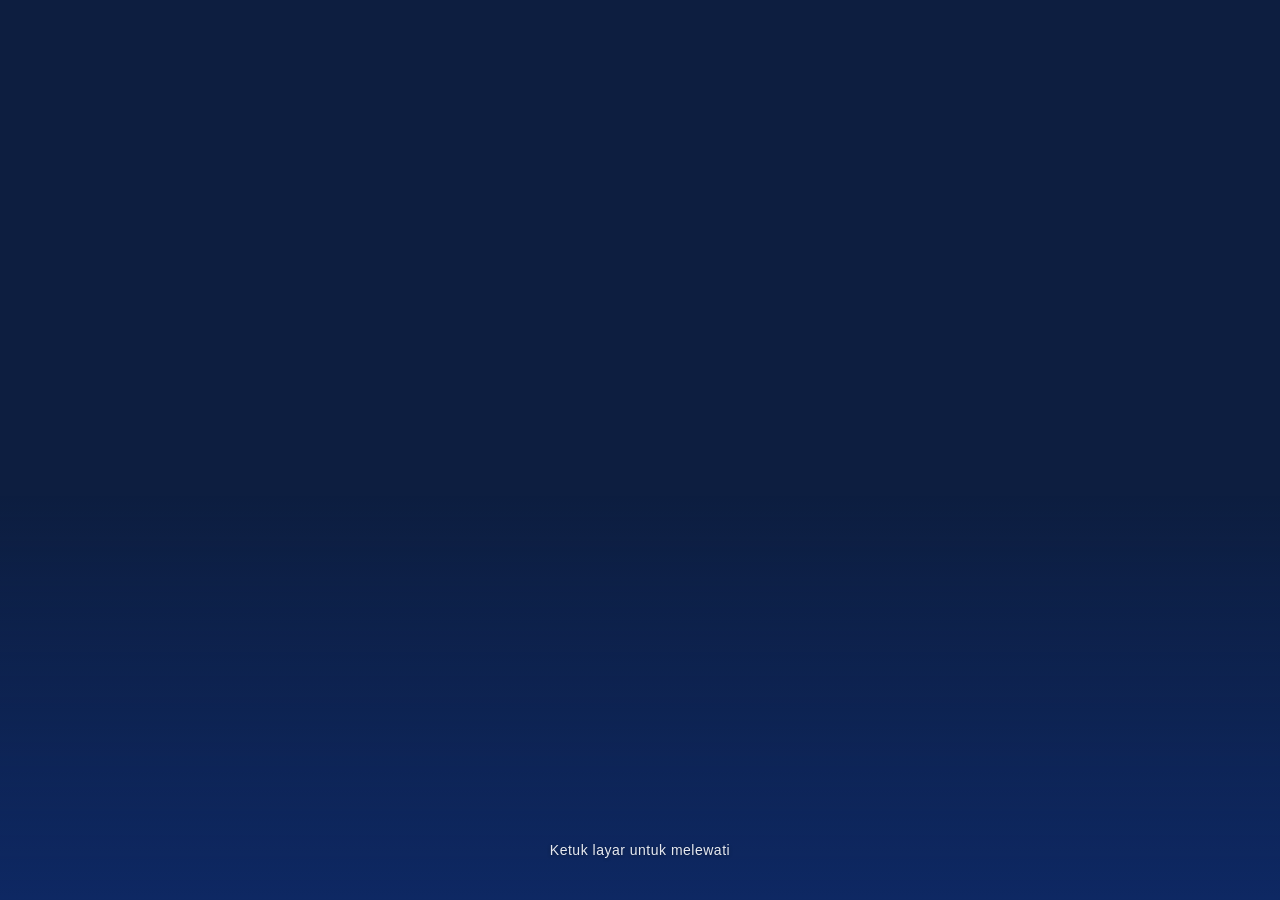
<file: index.html>
<!DOCTYPE html>
<html lang="id">
<head>
<meta charset="UTF-8">
<meta name="viewport" content="width=device-width, initial-scale=1.0">
<title>Sistem Produksi syakirFamilia</title>
<!-- Fallback kalau JavaScript nonaktif (sangat jarang terjadi): tetap lanjut ke login setelah beberapa detik -->
<meta http-equiv="refresh" content="5; url=login.html">
<style>
  html, body {
    margin: 0; height: 100%; width: 100%;
    background: #0d1e40;
    font-family: 'Inter', sans-serif;
    overflow: hidden;
  }
  .splash-video {
    position: fixed; inset: 0;
    width: 100%; height: 100%;
    object-fit: cover;
  }
  .splash-overlay {
    position: fixed; inset: 0;
    background: linear-gradient(180deg, rgba(15,47,122,0) 55%, rgba(15,47,122,0.6) 100%);
    pointer-events: none;
  }
  /* HP (layar tegak): video aslinya landscape 16:9 dengan logo di tengah, jadi kalau dipaksa
     'cover' sisi kiri-kanan logo terpotong. Di sini video dilebarkan dari tengah supaya
     seluruh logo tampil utuh, dan latarnya putih sama seperti latar video. */
  @media (orientation: portrait) {
    html, body { background: #ffffff; }
    .splash-video {
      inset: auto; top: 50%; left: 50%;
      width: 170vw; height: auto;
      transform: translate(-50%, -50%);
      object-fit: contain;
    }
  }
  .msg {
    position: fixed; left: 0; right: 0; bottom: 28px;
    text-align: center;
    color: #fff; font-size: 14px; opacity: .9;
    letter-spacing: .5px;
    text-shadow: 0 1px 4px rgba(0,0,0,.4);
  }
</style>
</head>
<body>
  <video class="splash-video" src="Loading_logo.mp4" autoplay muted playsinline></video>
  <div class="splash-overlay"></div>
  <p class="msg">Ketuk layar untuk melewati</p>

  <script>
    var video = document.querySelector('.splash-video');
    var sudahPindah = false;

    function pindahKeLogin() {
      if (sudahPindah) return;
      sudahPindah = true;
      try { sessionStorage.setItem('splashSeen', '1'); } catch (e) {}
      window.location.replace('login.html');
    }

    // Lanjut ke halaman login begitu video selesai diputar...
    video.addEventListener('ended', pindahKeLogin);

    // ...atau paling lambat setelah 4.5 detik, jaga-jaga kalau video gagal
    // dimuat/diputar (koneksi lambat, browser memblokir autoplay, dll).
    setTimeout(pindahKeLogin, 4500);

    // Ketuk layar = lewati. Splash juga dilewati kalau sudah tampil di sesi ini,
    // atau kalau pengguna sudah login (login.js akan langsung mengarahkan ke halaman yang sesuai).
    document.addEventListener('click', pindahKeLogin);
    try {
      if (sessionStorage.getItem('splashSeen') || localStorage.getItem('role')) pindahKeLogin();
    } catch (e) {}
  </script>
</body>
</html>
</file>
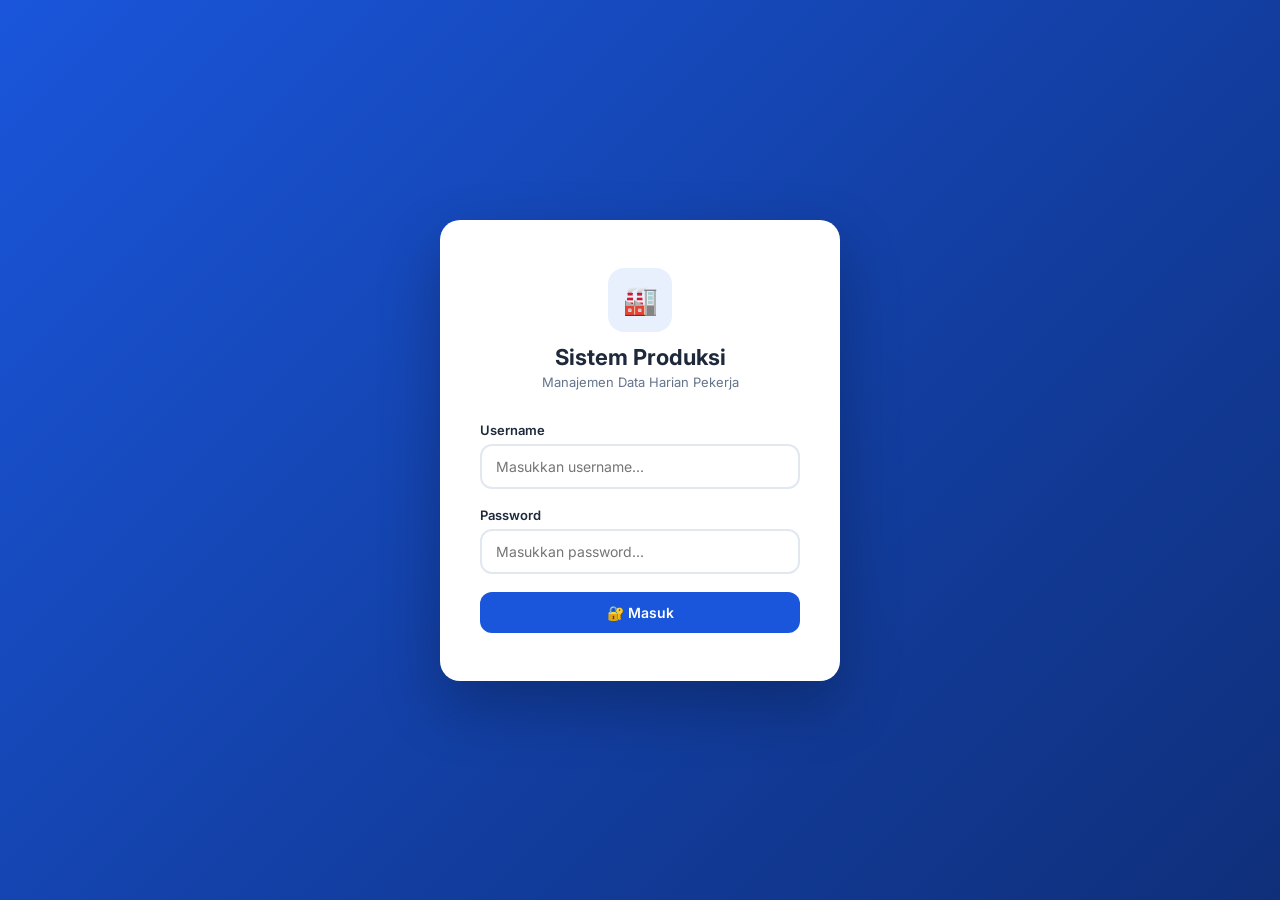
<file: produksi-app.html>
<!DOCTYPE html>
<html lang="id">
<head>
<meta charset="UTF-8">
<meta name="viewport" content="width=device-width, initial-scale=1.0">
<title>Sistem Produksi Harian</title>
<style>
  @import url('https://fonts.googleapis.com/css2?family=Inter:wght@300;400;500;600;700&display=swap');

  :root {
    --brand:       #1a56db;
    --brand-dark:  #1341a8;
    --brand-light: #e8f0fe;
    --accent:      #f59e0b;
    --success:     #10b981;
    --danger:      #ef4444;
    --bg:          #f0f4f8;
    --card:        #ffffff;
    --border:      #e2e8f0;
    --text:        #1e293b;
    --muted:       #64748b;
    --radius:      12px;
  }

  * { box-sizing: border-box; margin: 0; padding: 0; }

  body {
    font-family: 'Inter', sans-serif;
    background: var(--bg);
    color: var(--text);
    min-height: 100vh;
  }

  /* ── PAGES ── */
  .page { display: none; }
  .page.active { display: block; }

  /* ── LOGIN ── */
  #page-login {
    min-height: 100vh;
    display: flex;
    align-items: center;
    justify-content: center;
    background: linear-gradient(135deg, #1a56db 0%, #1341a8 50%, #0f2f7a 100%);
  }
  #page-login.active { display: flex; }

  .login-card {
    background: white;
    border-radius: 20px;
    padding: 48px 40px;
    width: 100%;
    max-width: 400px;
    box-shadow: 0 25px 60px rgba(0,0,0,0.25);
  }
  .login-logo {
    text-align: center;
    margin-bottom: 32px;
  }
  .login-logo .icon {
    width: 64px; height: 64px;
    background: var(--brand-light);
    border-radius: 16px;
    display: inline-flex;
    align-items: center;
    justify-content: center;
    font-size: 28px;
    margin-bottom: 12px;
  }
  .login-logo h1 { font-size: 22px; font-weight: 700; color: var(--text); }
  .login-logo p  { font-size: 13px; color: var(--muted); margin-top: 4px; }

  .form-group { margin-bottom: 18px; }
  .form-group label {
    display: block;
    font-size: 13px;
    font-weight: 600;
    color: var(--text);
    margin-bottom: 6px;
  }
  .form-group input, .form-group select {
    width: 100%;
    padding: 12px 14px;
    border: 2px solid var(--border);
    border-radius: var(--radius);
    font-size: 14px;
    font-family: inherit;
    transition: border-color .2s;
    color: var(--text);
    background: white;
  }
  .form-group input:focus, .form-group select:focus {
    outline: none;
    border-color: var(--brand);
  }

  .btn {
    display: inline-flex;
    align-items: center;
    justify-content: center;
    gap: 8px;
    padding: 12px 20px;
    border: none;
    border-radius: var(--radius);
    font-size: 14px;
    font-weight: 600;
    font-family: inherit;
    cursor: pointer;
    transition: all .2s;
  }
  .btn-primary {
    background: var(--brand);
    color: white;
    width: 100%;
  }
  .btn-primary:hover { background: var(--brand-dark); transform: translateY(-1px); }
  .btn-success { background: var(--success); color: white; }
  .btn-success:hover { filter: brightness(1.1); }
  .btn-danger  { background: var(--danger); color: white; }
  .btn-danger:hover  { filter: brightness(1.1); }
  .btn-outline {
    background: transparent;
    border: 2px solid var(--border);
    color: var(--muted);
  }
  .btn-outline:hover { border-color: var(--brand); color: var(--brand); }
  .btn-accent { background: var(--accent); color: white; }
  .btn-accent:hover { filter: brightness(1.1); }

  .login-err {
    background: #fef2f2;
    border: 1px solid #fecaca;
    color: var(--danger);
    border-radius: 8px;
    padding: 10px 14px;
    font-size: 13px;
    margin-bottom: 16px;
    display: none;
  }

  /* ── TOPBAR ── */
  .topbar {
    background: var(--brand);
    color: white;
    padding: 0 24px;
    height: 56px;
    display: flex;
    align-items: center;
    justify-content: space-between;
    position: sticky;
    top: 0;
    z-index: 100;
    box-shadow: 0 2px 8px rgba(0,0,0,0.15);
  }
  .topbar-left { display: flex; align-items: center; gap: 12px; }
  .topbar-left h2 { font-size: 16px; font-weight: 600; }
  .topbar-badge {
    background: rgba(255,255,255,0.2);
    padding: 3px 10px;
    border-radius: 20px;
    font-size: 11px;
    font-weight: 600;
    text-transform: uppercase;
    letter-spacing: .5px;
  }
  .topbar-right { display: flex; align-items: center; gap: 10px; }
  .topbar-date { font-size: 12px; opacity: .75; }
  .btn-logout {
    background: rgba(255,255,255,0.15);
    border: 1px solid rgba(255,255,255,0.3);
    color: white;
    padding: 6px 14px;
    border-radius: 8px;
    font-size: 12px;
    font-weight: 600;
    cursor: pointer;
    transition: background .2s;
  }
  .btn-logout:hover { background: rgba(255,255,255,0.25); }

  /* ── PRODUKSI PAGE ── */
  .main-wrap {
    max-width: 700px;
    margin: 0 auto;
    padding: 24px 16px;
  }

  .card {
    background: var(--card);
    border-radius: var(--radius);
    padding: 24px;
    box-shadow: 0 1px 4px rgba(0,0,0,0.06);
    border: 1px solid var(--border);
    margin-bottom: 20px;
  }
  .card-title {
    font-size: 15px;
    font-weight: 700;
    color: var(--text);
    margin-bottom: 18px;
    display: flex;
    align-items: center;
    gap: 8px;
  }
  .card-title .dot {
    width: 8px; height: 8px;
    border-radius: 50%;
    background: var(--brand);
  }

  .form-row { display: grid; grid-template-columns: 1fr 1fr; gap: 14px; }
  @media(max-width:500px){ .form-row { grid-template-columns: 1fr; } }

  .form-group select option { color: var(--text); }

  /* ── SUMMARY STRIP ── */
  .summary-strip {
    display: grid;
    grid-template-columns: repeat(3, 1fr);
    gap: 12px;
    margin-bottom: 20px;
  }
  .strip-box {
    background: var(--card);
    border-radius: var(--radius);
    padding: 16px;
    text-align: center;
    border: 1px solid var(--border);
  }
  .strip-box .num {
    font-size: 24px;
    font-weight: 700;
    color: var(--brand);
  }
  .strip-box .lbl {
    font-size: 11px;
    color: var(--muted);
    margin-top: 2px;
  }

  /* ── TABLE ── */
  .table-wrap { overflow-x: auto; }
  table {
    width: 100%;
    border-collapse: collapse;
    font-size: 13px;
  }
  thead th {
    background: var(--brand-light);
    color: var(--brand);
    font-weight: 700;
    padding: 10px 12px;
    text-align: left;
    font-size: 12px;
    text-transform: uppercase;
    letter-spacing: .4px;
  }
  tbody tr { border-bottom: 1px solid var(--border); }
  tbody tr:hover { background: #f8faff; }
  tbody td { padding: 10px 12px; }

  .badge {
    display: inline-block;
    padding: 2px 10px;
    border-radius: 20px;
    font-size: 11px;
    font-weight: 600;
  }
  .badge-color {
    background: var(--brand-light);
    color: var(--brand);
  }
  .badge-qty {
    background: #ecfdf5;
    color: var(--success);
  }

  .empty-state {
    text-align: center;
    padding: 40px 20px;
    color: var(--muted);
  }
  .empty-state .icon { font-size: 40px; margin-bottom: 10px; }
  .empty-state p { font-size: 14px; }

  /* ── ADMIN PAGE ── */
  .admin-wrap {
    max-width: 1000px;
    margin: 0 auto;
    padding: 24px 16px;
  }

  .filter-row {
    display: flex;
    gap: 10px;
    flex-wrap: wrap;
    margin-bottom: 16px;
    align-items: flex-end;
  }
  .filter-row .form-group { margin-bottom: 0; flex: 1; min-width: 140px; }

  .export-row {
    display: flex;
    gap: 10px;
    margin-bottom: 20px;
    flex-wrap: wrap;
  }

  .admin-stats {
    display: grid;
    grid-template-columns: repeat(4, 1fr);
    gap: 12px;
    margin-bottom: 20px;
  }
  @media(max-width:600px){ .admin-stats { grid-template-columns: repeat(2,1fr); } }
  .stat-card {
    background: var(--card);
    border-radius: var(--radius);
    padding: 16px;
    border: 1px solid var(--border);
  }
  .stat-card .s-num {
    font-size: 26px;
    font-weight: 700;
    color: var(--brand);
  }
  .stat-card .s-lbl {
    font-size: 12px;
    color: var(--muted);
    margin-top: 2px;
  }

  .action-btn {
    background: none;
    border: none;
    cursor: pointer;
    padding: 4px 8px;
    border-radius: 6px;
    font-size: 14px;
    transition: background .15s;
  }
  .action-btn:hover { background: #fee2e2; }

  /* ── PREVIEW LIST ── */
  .preview-list {
    margin-top: 16px;
    display: flex;
    flex-direction: column;
    gap: 8px;
  }
  .preview-item {
    display: flex;
    align-items: center;
    justify-content: space-between;
    background: var(--brand-light);
    border: 1px solid #c7d9fb;
    border-radius: 10px;
    padding: 10px 14px;
    font-size: 13px;
    gap: 8px;
  }
  .preview-item .pi-info { flex: 1; }
  .preview-item .pi-name { font-weight: 700; color: var(--brand); }
  .preview-item .pi-detail { color: var(--muted); margin-top: 2px; font-size: 12px; }
  .preview-item .pi-del {
    background: none;
    border: none;
    cursor: pointer;
    font-size: 16px;
    padding: 2px 6px;
    border-radius: 6px;
    color: var(--danger);
    transition: background .15s;
  }
  .preview-item .pi-del:hover { background: #fee2e2; }
  .preview-empty {
    text-align: center;
    padding: 16px;
    color: var(--muted);
    font-size: 13px;
    border: 2px dashed var(--border);
    border-radius: 10px;
    margin-top: 12px;
  }
  .btn-row {
    display: flex;
    gap: 10px;
    margin-top: 16px;
    flex-wrap: wrap;
  }
  .btn-add {
    background: var(--brand-light);
    color: var(--brand);
    border: 2px solid var(--brand);
  }
  .btn-add:hover { background: var(--brand); color: white; }

  /* toast */
  .toast {
    position: fixed;
    bottom: 24px;
    right: 24px;
    background: var(--text);
    color: white;
    padding: 12px 20px;
    border-radius: 10px;
    font-size: 13px;
    font-weight: 500;
    box-shadow: 0 8px 24px rgba(0,0,0,0.2);
    transform: translateY(80px);
    opacity: 0;
    transition: all .3s;
    z-index: 999;
  }
  .toast.show { transform: translateY(0); opacity: 1; }
  .toast.success { background: var(--success); }
  .toast.danger  { background: var(--danger); }
</style>
</head>
<body>

<!-- ══════════════════════════════════
     PAGE: LOGIN
════════════════════════════════════ -->
<div id="page-login" class="page active">
  <div class="login-card">
    <div class="login-logo">
      <div class="icon">🏭</div>
      <h1>Sistem Produksi</h1>
      <p>Manajemen Data Harian Pekerja</p>
    </div>
    <div class="login-err" id="login-err">Username atau password salah.</div>
    <div class="form-group">
      <label>Username</label>
      <input type="text" id="inp-user" placeholder="Masukkan username..." autocomplete="off">
    </div>
    <div class="form-group">
      <label>Password</label>
      <input type="password" id="inp-pass" placeholder="Masukkan password...">
    </div>
    <button class="btn btn-primary" onclick="doLogin()">🔐 Masuk</button>
  </div>
</div>

<!-- ══════════════════════════════════
     PAGE: PRODUKSI
════════════════════════════════════ -->
<div id="page-produksi" class="page">
  <div class="topbar">
    <div class="topbar-left">
      <h2>🏭 Produksi Harian</h2>
      <span class="topbar-badge">Tim Produksi</span>
    </div>
    <div class="topbar-right">
      <span class="topbar-date" id="prod-date"></span>
      <button class="btn-logout" onclick="doLogout()">Keluar</button>
    </div>
  </div>

  <div class="main-wrap">
    <!-- Summary -->
    <div class="summary-strip">
      <div class="strip-box">
        <div class="num" id="sum-entries">0</div>
        <div class="lbl">Total Input Hari Ini</div>
      </div>
      <div class="strip-box">
        <div class="num" id="sum-lusin">0</div>
        <div class="lbl">Total Lusin Hari Ini</div>
      </div>
      <div class="strip-box">
        <div class="num" id="sum-barang">0</div>
        <div class="lbl">Jenis Barang</div>
      </div>
    </div>

    <!-- Form Input -->
    <div class="card">
      <div class="card-title"><span class="dot"></span>Input Data Produksi</div>
      <div class="form-group">
        <label>Nama Pekerja</label>
        <input type="text" id="inp-nama" placeholder="Nama lengkap pekerja...">
      </div>
      <div class="form-row">
        <div class="form-group">
          <label>Nama Barang</label>
          <select id="inp-barang" onchange="loadWarna()">
            <option value="">-- Pilih Barang --</option>
          </select>
        </div>
        <div class="form-group">
          <label>Warna</label>
          <select id="inp-warna">
            <option value="">-- Pilih Warna --</option>
          </select>
        </div>
      </div>
      <div class="form-group">
        <label>Jumlah (Lusin)</label>
        <input type="number" id="inp-jumlah" placeholder="0" min="1">
      </div>
      <div class="btn-row">
        <button class="btn btn-add" onclick="tambahKePreview()">➕ Tambah</button>
      </div>

      <!-- Preview List -->
      <div id="preview-section" style="margin-top:20px; display:none;">
        <div class="card-title" style="margin-bottom:10px;"><span class="dot" style="background:var(--accent)"></span>Preview — Belum Disimpan</div>
        <div id="preview-list" class="preview-list"></div>
        <div class="btn-row" style="margin-top:16px;">
          <button class="btn btn-primary" onclick="simpanSemua()">✅ Simpan Semua</button>
          <button class="btn btn-danger" onclick="batalSemua()">🗑️ Batal Semua</button>
        </div>
      </div>
    </div>

    <!-- List Data Hari Ini -->
    <div class="card">
      <div class="card-title"><span class="dot"></span>Data Hari Ini</div>
      <div class="table-wrap">
        <table>
          <thead>
            <tr>
              <th>#</th>
              <th>Nama Pekerja</th>
              <th>Barang</th>
              <th>Warna</th>
              <th>Jumlah</th>
              <th>Waktu</th>
            </tr>
          </thead>
          <tbody id="prod-tbody"></tbody>
        </table>
      </div>
      <div class="empty-state" id="prod-empty">
        <div class="icon">📦</div>
        <p>Belum ada data produksi hari ini.</p>
      </div>
    </div>
  </div>
</div>

<!-- ══════════════════════════════════
     PAGE: ADMIN
════════════════════════════════════ -->
<div id="page-admin" class="page">
  <div class="topbar">
    <div class="topbar-left">
      <h2>📊 Admin Dashboard</h2>
      <span class="topbar-badge" style="background:rgba(245,158,11,0.3);">Admin</span>
    </div>
    <div class="topbar-right">
      <span class="topbar-date" id="admin-date"></span>
      <button class="btn-logout" onclick="doLogout()">Keluar</button>
    </div>
  </div>

  <div class="admin-wrap">
    <!-- Stats -->
    <div class="admin-stats">
      <div class="stat-card">
        <div class="s-num" id="a-total">0</div>
        <div class="s-lbl">Total Semua Input</div>
      </div>
      <div class="stat-card">
        <div class="s-num" id="a-lusin">0</div>
        <div class="s-lbl">Total Lusin</div>
      </div>
      <div class="stat-card">
        <div class="s-num" id="a-hari">0</div>
        <div class="s-lbl">Data Hari Ini</div>
      </div>
      <div class="stat-card">
        <div class="s-num" id="a-pekerja">0</div>
        <div class="s-lbl">Nama Pekerja Unik</div>
      </div>
    </div>

    <!-- Filter & Export -->
    <div class="card">
      <div class="card-title"><span class="dot"></span>Filter Data</div>
      <div class="filter-row">
        <div class="form-group">
          <label>Tanggal</label>
          <input type="date" id="f-tanggal">
        </div>
        <div class="form-group">
          <label>Nama Pekerja</label>
          <input type="text" id="f-pekerja" placeholder="Cari nama...">
        </div>
        <div class="form-group">
          <label>Barang</label>
          <select id="f-barang">
            <option value="">Semua Barang</option>
          </select>
        </div>
        <button class="btn btn-primary" style="height:42px;margin-top:auto" onclick="renderAdminTable()">🔍 Filter</button>
        <button class="btn btn-outline" style="height:42px;margin-top:auto" onclick="resetFilter()">↺ Reset</button>
      </div>
      <div class="export-row">
        <button class="btn btn-accent" onclick="exportExcel()">📥 Export Excel</button>
        <button class="btn btn-danger" onclick="hapusSemuaData()">🗑️ Hapus Semua Data</button>
      </div>
    </div>

    <!-- Table Admin -->
    <div class="card">
      <div class="card-title"><span class="dot"></span>Semua Data Produksi</div>
      <div class="table-wrap">
        <table>
          <thead>
            <tr>
              <th>#</th>
              <th>Tanggal</th>
              <th>Waktu</th>
              <th>Nama Pekerja</th>
              <th>Barang</th>
              <th>Warna</th>
              <th>Jumlah (Lusin)</th>
              <th>Hapus</th>
            </tr>
          </thead>
          <tbody id="admin-tbody"></tbody>
        </table>
      </div>
      <div class="empty-state" id="admin-empty">
        <div class="icon">📭</div>
        <p>Belum ada data yang tersedia.</p>
      </div>
    </div>
  </div>
</div>

<!-- Toast -->
<div class="toast" id="toast"></div>

<script>
/* ═══════════════════════════════
   DATA BARANG & WARNA
═══════════════════════════════ */
const BARANG = [
  { nama: "Arliwi",         warna: ["Hitam","Merah","Coklat","Biru"] },
  { nama: "Sikamaru",       warna: ["Hitam","Coklat","Merah"] },
  { nama: "Hinata",         warna: ["Hitam","Coklat","Merah","Putih","Pink"] },
  { nama: "Arsha",          warna: ["Merah","Coklat","Hitam"] },
  { nama: "Famela",         warna: ["Coklat","Biru"] },
  { nama: "Melody",         warna: ["—"] },
  { nama: "Leora",          warna: ["Coklat","Biru"] },
  { nama: "Marlinda",       warna: ["Coklat","Hitam"] },
  { nama: "Fairi",          warna: ["Coklat","Hitam","Merah"] },
  { nama: "Dinara",         warna: ["Hitam","Merah","Abu","Pink"] },
  { nama: "Ananda",         warna: ["Hitam","Coklat","Putih","Abu","Pink"] },
  { nama: "Azzura",         warna: ["Coklat","Cream"] },
  { nama: "Revana",         warna: ["Hitam","Mint","Navy","Merah","Putih","Hijau Tua"] },
  { nama: "Parsya",         warna: ["Merah","Hitam","Navy"] },
  { nama: "Zaskia",         warna: ["Hitam","Coklat","Navy","Merah"] },
  { nama: "Ransel Mini",    warna: ["Pink"] },
  { nama: "Ransel Besar",   warna: ["Pink"] },
  { nama: "Ransel Mini Pack",warna: ["Pink"] },
];

/* ═══════════════════════════════
   AUTH
═══════════════════════════════ */
const USERS = {
  produksi: { pass: "produksi123", role: "produksi" },
  admin:    { pass: "admin123",    role: "admin" },
};

let currentRole = null;

function doLogin() {
  const u = document.getElementById('inp-user').value.trim().toLowerCase();
  const p = document.getElementById('inp-pass').value.trim();
  const err = document.getElementById('login-err');

  if (USERS[u] && USERS[u].pass === p) {
    err.style.display = 'none';
    currentRole = USERS[u].role;
    showPage(currentRole === 'admin' ? 'page-admin' : 'page-produksi');
    currentRole === 'admin' ? initAdmin() : initProduksi();
  } else {
    err.style.display = 'block';
  }
}

function doLogout() {
  currentRole = null;
  document.getElementById('inp-user').value = '';
  document.getElementById('inp-pass').value = '';
  showPage('page-login');
}

document.addEventListener('keydown', e => {
  if (e.key === 'Enter' && document.getElementById('page-login').classList.contains('active')) doLogin();
});

/* ═══════════════════════════════
   PAGE NAVIGATION
═══════════════════════════════ */
function showPage(id) {
  document.querySelectorAll('.page').forEach(p => p.classList.remove('active'));
  document.getElementById(id).classList.add('active');
}

/* ═══════════════════════════════
   STORAGE HELPERS
═══════════════════════════════ */
function getData() {
  return JSON.parse(localStorage.getItem('produksi_data') || '[]');
}
function saveData(d) {
  localStorage.setItem('produksi_data', JSON.stringify(d));
}
function todayStr() {
  return new Date().toISOString().slice(0,10);
}
function nowStr() {
  return new Date().toLocaleTimeString('id-ID', {hour:'2-digit',minute:'2-digit'});
}
function formatDate(iso) {
  const [y,m,d] = iso.split('-');
  return `${d}/${m}/${y}`;
}

/* ═══════════════════════════════
   PRODUKSI INIT
═══════════════════════════════ */
function initProduksi() {
  // Set date
  const d = new Date();
  document.getElementById('prod-date').textContent =
    d.toLocaleDateString('id-ID',{weekday:'long',year:'numeric',month:'long',day:'numeric'});

  // Populate barang select
  const sel = document.getElementById('inp-barang');
  sel.innerHTML = '<option value="">-- Pilih Barang --</option>';
  BARANG.forEach(b => {
    const o = document.createElement('option');
    o.value = b.nama; o.textContent = b.nama;
    sel.appendChild(o);
  });

  renderProduksiTable();
}

function loadWarna() {
  const barangNama = document.getElementById('inp-barang').value;
  const warnaEl = document.getElementById('inp-warna');
  warnaEl.innerHTML = '<option value="">-- Pilih Warna --</option>';
  if (!barangNama) return;
  const found = BARANG.find(b => b.nama === barangNama);
  if (found) {
    found.warna.forEach(w => {
      const o = document.createElement('option');
      o.value = w; o.textContent = w;
      warnaEl.appendChild(o);
    });
  }
}

// Temporary preview buffer
let previewBuffer = [];

function tambahKePreview() {
  const nama   = document.getElementById('inp-nama').value.trim();
  const barang = document.getElementById('inp-barang').value;
  const warna  = document.getElementById('inp-warna').value;
  const jumlah = parseInt(document.getElementById('inp-jumlah').value);

  if (!nama)        return toast('Nama pekerja wajib diisi!', 'danger');
  if (!barang)      return toast('Pilih nama barang!', 'danger');
  if (!warna)       return toast('Pilih warna barang!', 'danger');
  if (!jumlah || jumlah < 1) return toast('Jumlah harus lebih dari 0!', 'danger');

  previewBuffer.push({
    tempId: Date.now() + Math.random(),
    nama, barang, warna, jumlah
  });

  // Reset hanya barang, warna, jumlah — nama tetap (kemungkinan input lagi)
  document.getElementById('inp-barang').value = '';
  document.getElementById('inp-warna').innerHTML = '<option value="">-- Pilih Warna --</option>';
  document.getElementById('inp-jumlah').value = '';

  renderPreview();
  toast('Item ditambahkan ke preview!', 'success');
}

function renderPreview() {
  const section = document.getElementById('preview-section');
  const list    = document.getElementById('preview-list');

  if (previewBuffer.length === 0) {
    section.style.display = 'none';
    list.innerHTML = '';
    return;
  }

  section.style.display = 'block';
  list.innerHTML = previewBuffer.map((item, i) => `
    <div class="preview-item">
      <div class="pi-info">
        <div class="pi-name">${item.nama}</div>
        <div class="pi-detail">${item.barang} · <span class="badge badge-color">${item.warna}</span> · <span class="badge badge-qty">${item.jumlah} Lsn</span></div>
      </div>
      <button class="pi-del" onclick="hapusPreview(${i})" title="Hapus item ini">✕</button>
    </div>
  `).join('');
}

function hapusPreview(index) {
  previewBuffer.splice(index, 1);
  renderPreview();
  toast('Item dihapus dari preview.', 'danger');
}

function simpanSemua() {
  if (previewBuffer.length === 0) return toast('Tidak ada data di preview!', 'danger');

  const data = getData();
  const waktu = nowStr();
  const tanggal = todayStr();

  previewBuffer.forEach(item => {
    data.push({
      id: Date.now() * 1000 + Math.floor(Math.random() * 1000),
      tanggal, waktu,
      nama: item.nama,
      barang: item.barang,
      warna: item.warna,
      jumlah: item.jumlah
    });
  });

  saveData(data);
  previewBuffer = [];

  // Reset semua form
  document.getElementById('inp-nama').value   = '';
  document.getElementById('inp-barang').value = '';
  document.getElementById('inp-warna').innerHTML = '<option value="">-- Pilih Warna --</option>';
  document.getElementById('inp-jumlah').value = '';

  renderPreview();
  renderProduksiTable();
  toast('Semua data berhasil disimpan! ✅', 'success');
}

function batalSemua() {
  if (!confirm('Batalkan semua item di preview? Data tidak akan disimpan.')) return;
  previewBuffer = [];
  renderPreview();
  toast('Preview dibatalkan.', 'danger');
}

function renderProduksiTable() {
  const all   = getData();
  const today = all.filter(d => d.tanggal === todayStr());
  const tbody = document.getElementById('prod-tbody');
  const empty = document.getElementById('prod-empty');

  // Summary
  document.getElementById('sum-entries').textContent = today.length;
  document.getElementById('sum-lusin').textContent   = today.reduce((a,b)=>a+b.jumlah,0);
  const barangUnik = [...new Set(today.map(d=>d.barang))].length;
  document.getElementById('sum-barang').textContent  = barangUnik;

  if (today.length === 0) {
    tbody.innerHTML = '';
    empty.style.display = 'block';
    return;
  }
  empty.style.display = 'none';

  // Show newest first
  const sorted = [...today].reverse();
  tbody.innerHTML = sorted.map((d,i) => `
    <tr>
      <td>${i+1}</td>
      <td><strong>${d.nama}</strong></td>
      <td>${d.barang}</td>
      <td><span class="badge badge-color">${d.warna}</span></td>
      <td><span class="badge badge-qty">${d.jumlah} Lsn</span></td>
      <td>${d.waktu}</td>
    </tr>
  `).join('');
}

/* ═══════════════════════════════
   ADMIN INIT
═══════════════════════════════ */
function initAdmin() {
  const d = new Date();
  document.getElementById('admin-date').textContent =
    d.toLocaleDateString('id-ID',{weekday:'long',year:'numeric',month:'long',day:'numeric'});

  // Set today as default date filter
  document.getElementById('f-tanggal').value = todayStr();

  // Populate filter barang
  const sel = document.getElementById('f-barang');
  sel.innerHTML = '<option value="">Semua Barang</option>';
  BARANG.forEach(b => {
    const o = document.createElement('option');
    o.value = b.nama; o.textContent = b.nama;
    sel.appendChild(o);
  });

  renderAdminTable();
}

function getFiltered() {
  let data = getData();
  const fTgl     = document.getElementById('f-tanggal').value;
  const fPekerja = document.getElementById('f-pekerja').value.trim().toLowerCase();
  const fBarang  = document.getElementById('f-barang').value;

  if (fTgl)     data = data.filter(d => d.tanggal === fTgl);
  if (fPekerja) data = data.filter(d => d.nama.toLowerCase().includes(fPekerja));
  if (fBarang)  data = data.filter(d => d.barang === fBarang);

  return data;
}

function renderAdminTable() {
  const all      = getData();
  const filtered = getFiltered();
  const tbody    = document.getElementById('admin-tbody');
  const empty    = document.getElementById('admin-empty');

  // Stats (all data, not filtered)
  document.getElementById('a-total').textContent   = all.length;
  document.getElementById('a-lusin').textContent   = all.reduce((a,b)=>a+b.jumlah,0);
  document.getElementById('a-hari').textContent    = all.filter(d=>d.tanggal===todayStr()).length;
  document.getElementById('a-pekerja').textContent = [...new Set(all.map(d=>d.nama))].length;

  if (filtered.length === 0) {
    tbody.innerHTML = '';
    empty.style.display = 'block';
    return;
  }
  empty.style.display = 'none';

  // Simpan index asli di all data (sebelum filter/sort) untuk hapus yang akurat
  const allData = getData();
  const sorted = [...filtered].reverse();
  tbody.innerHTML = sorted.map((d,i) => {
    const origIndex = allData.findIndex(x => x === d || (String(x.id) === String(d.id)));
    return `
    <tr>
      <td>${i+1}</td>
      <td>${formatDate(d.tanggal)}</td>
      <td>${d.waktu}</td>
      <td><strong>${d.nama}</strong></td>
      <td>${d.barang}</td>
      <td><span class="badge badge-color">${d.warna}</span></td>
      <td><span class="badge badge-qty">${d.jumlah} Lsn</span></td>
      <td>
        <button class="action-btn" onclick="hapusRowByIndex(${origIndex})" title="Hapus">🗑️</button>
      </td>
    </tr>`;
  }).join('');
}

function resetFilter() {
  document.getElementById('f-tanggal').value = todayStr();
  document.getElementById('f-pekerja').value = '';
  document.getElementById('f-barang').value  = '';
  renderAdminTable();
}

function hapusRow(id) {
  if (!confirm('Hapus data ini?')) return;
  let data = getData();
  data = data.filter(d => String(d.id) !== String(id));
  saveData(data);
  renderAdminTable();
  toast('Data dihapus.', 'danger');
}

function hapusRowByIndex(index) {
  if (!confirm('Hapus data ini?')) return;
  let data = getData();
  if (index < 0 || index >= data.length) return toast('Data tidak ditemukan!', 'danger');
  data.splice(index, 1);
  saveData(data);
  renderAdminTable();
  toast('Data dihapus.', 'danger');
}

function hapusSemuaData() {
  if (!confirm('HAPUS SEMUA DATA? Tindakan ini tidak dapat dibatalkan!')) return;
  saveData([]);
  renderAdminTable();
  toast('Semua data telah dihapus.', 'danger');
}

/* ═══════════════════════════════
   EXPORT EXCEL (CSV)
═══════════════════════════════ */
function exportExcel() {
  const data = getFiltered();
  if (data.length === 0) return toast('Tidak ada data untuk diekspor!', 'danger');

  let csv = 'No,Tanggal,Waktu,Nama Pekerja,Barang,Warna,Jumlah (Lusin)\n';
  [...data].reverse().forEach((d,i) => {
    csv += `${i+1},${formatDate(d.tanggal)},${d.waktu},"${d.nama}","${d.barang}","${d.warna}",${d.jumlah}\n`;
  });

  // Add summary row
  const totalLusin = data.reduce((a,b)=>a+b.jumlah,0);
  csv += `\nTotal,,,,,,${totalLusin}\n`;

  const blob = new Blob(['\uFEFF'+csv], {type:'text/csv;charset=utf-8;'});
  const url  = URL.createObjectURL(blob);
  const a    = document.createElement('a');
  a.href     = url;
  a.download = `data-produksi-${todayStr()}.csv`;
  a.click();
  URL.revokeObjectURL(url);
  toast('File Excel berhasil diunduh! 📥', 'success');
}

/* ═══════════════════════════════
   TOAST
═══════════════════════════════ */
function toast(msg, type='success') {
  const t = document.getElementById('toast');
  t.textContent = msg;
  t.className   = `toast ${type} show`;
  setTimeout(() => { t.className = 'toast'; }, 3000);
}
</script>
</body>
</html>
</file>
